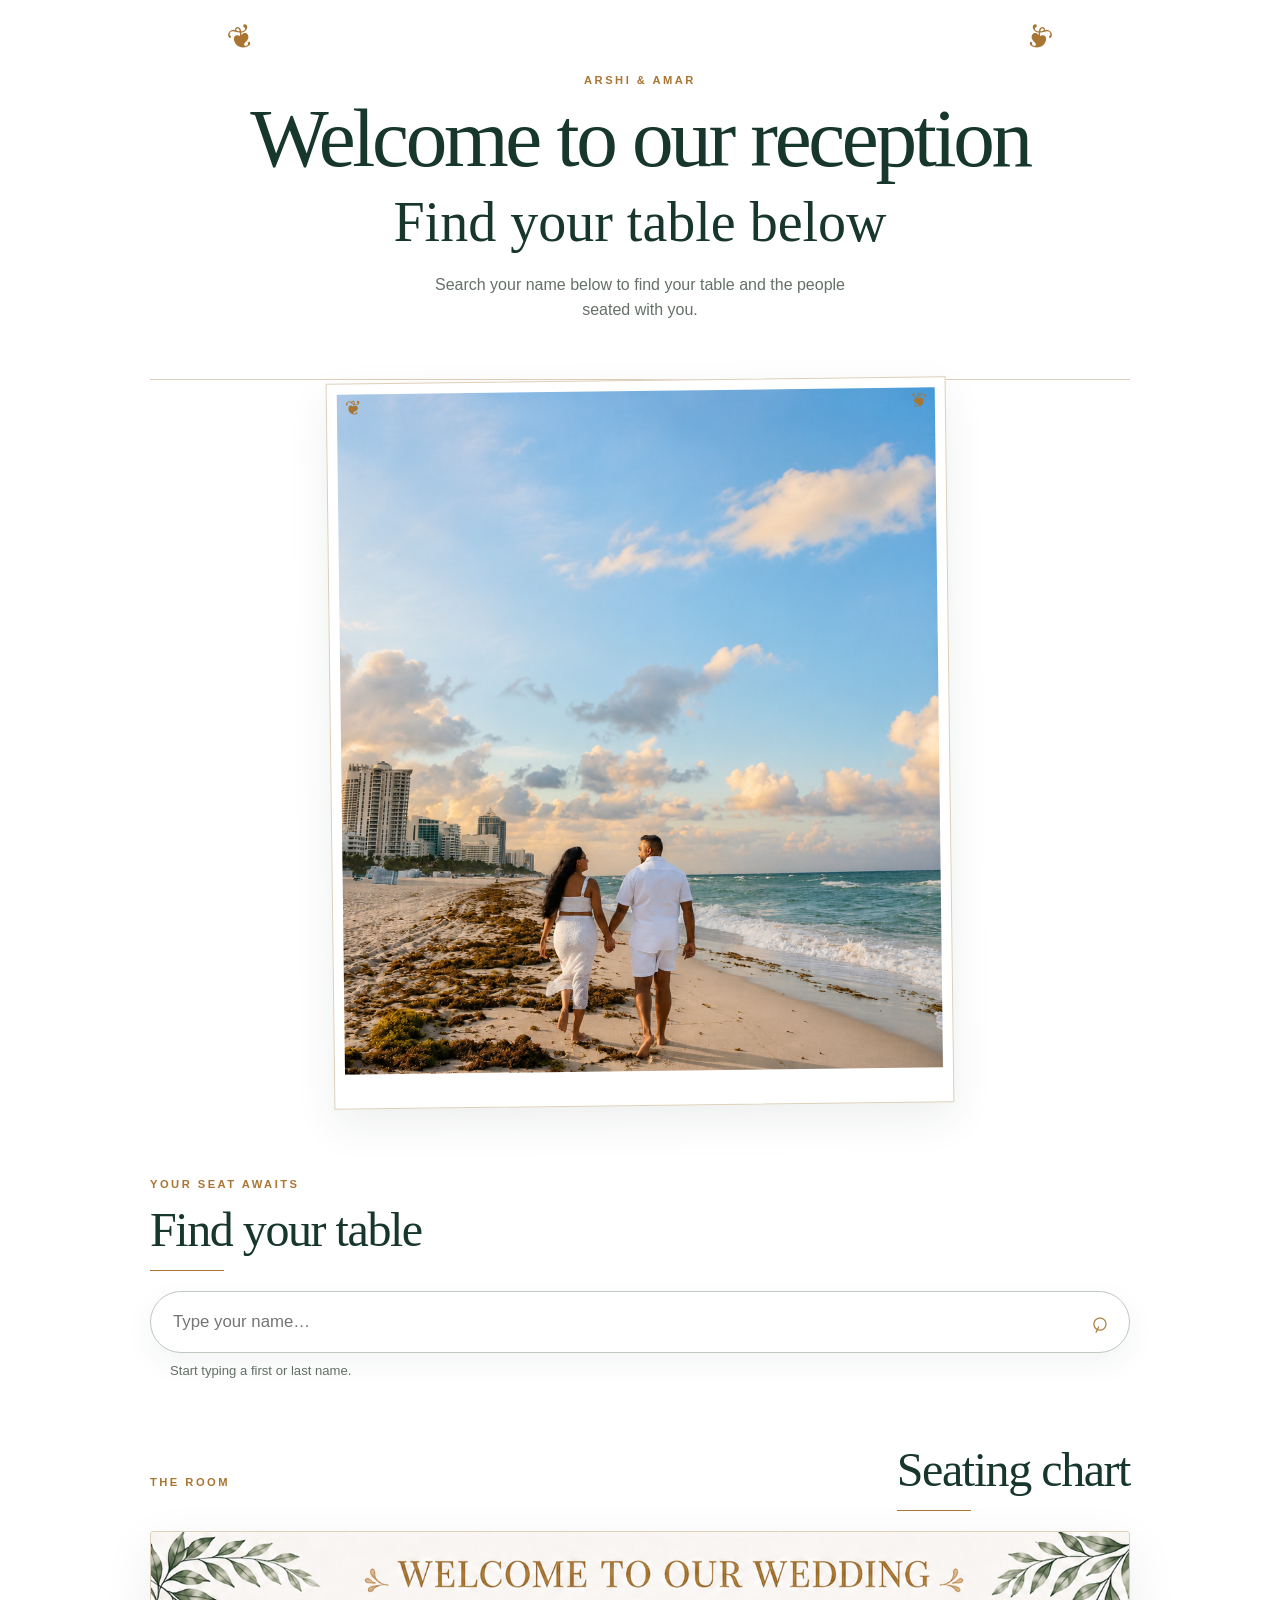
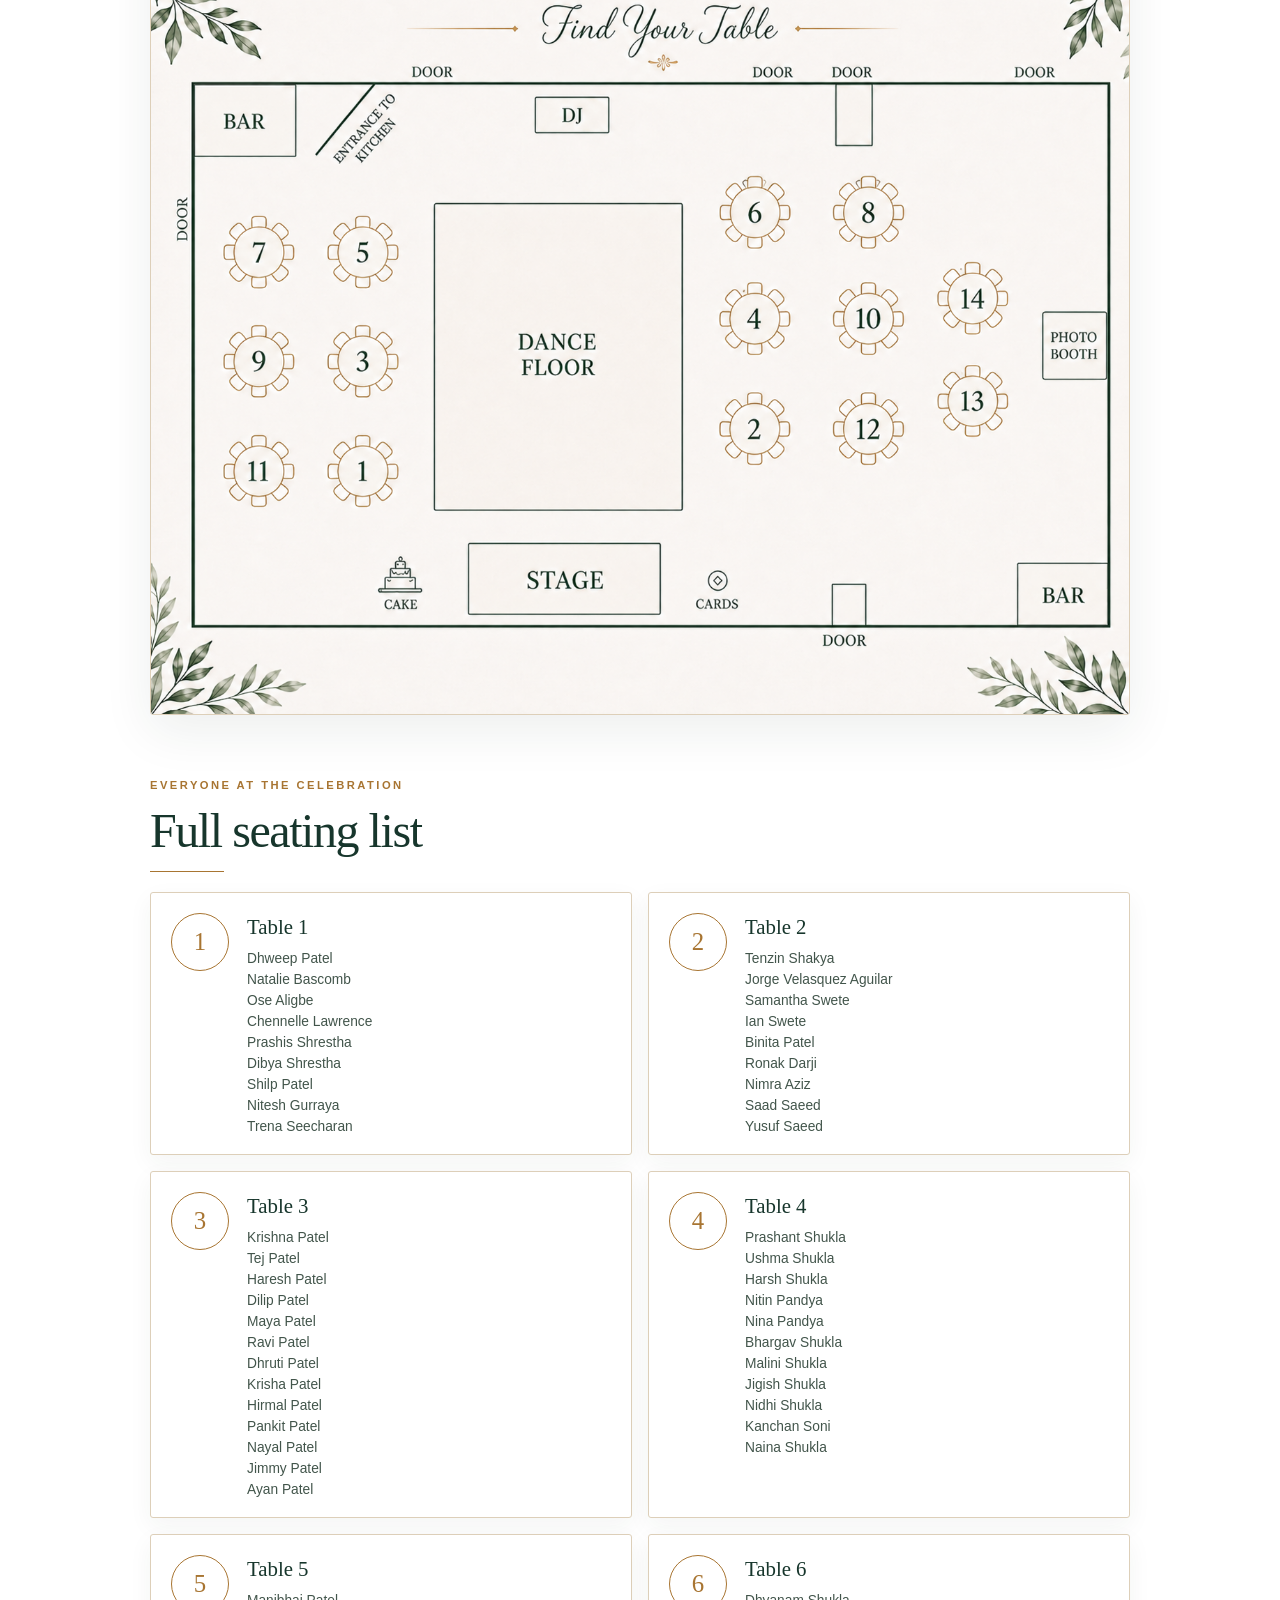
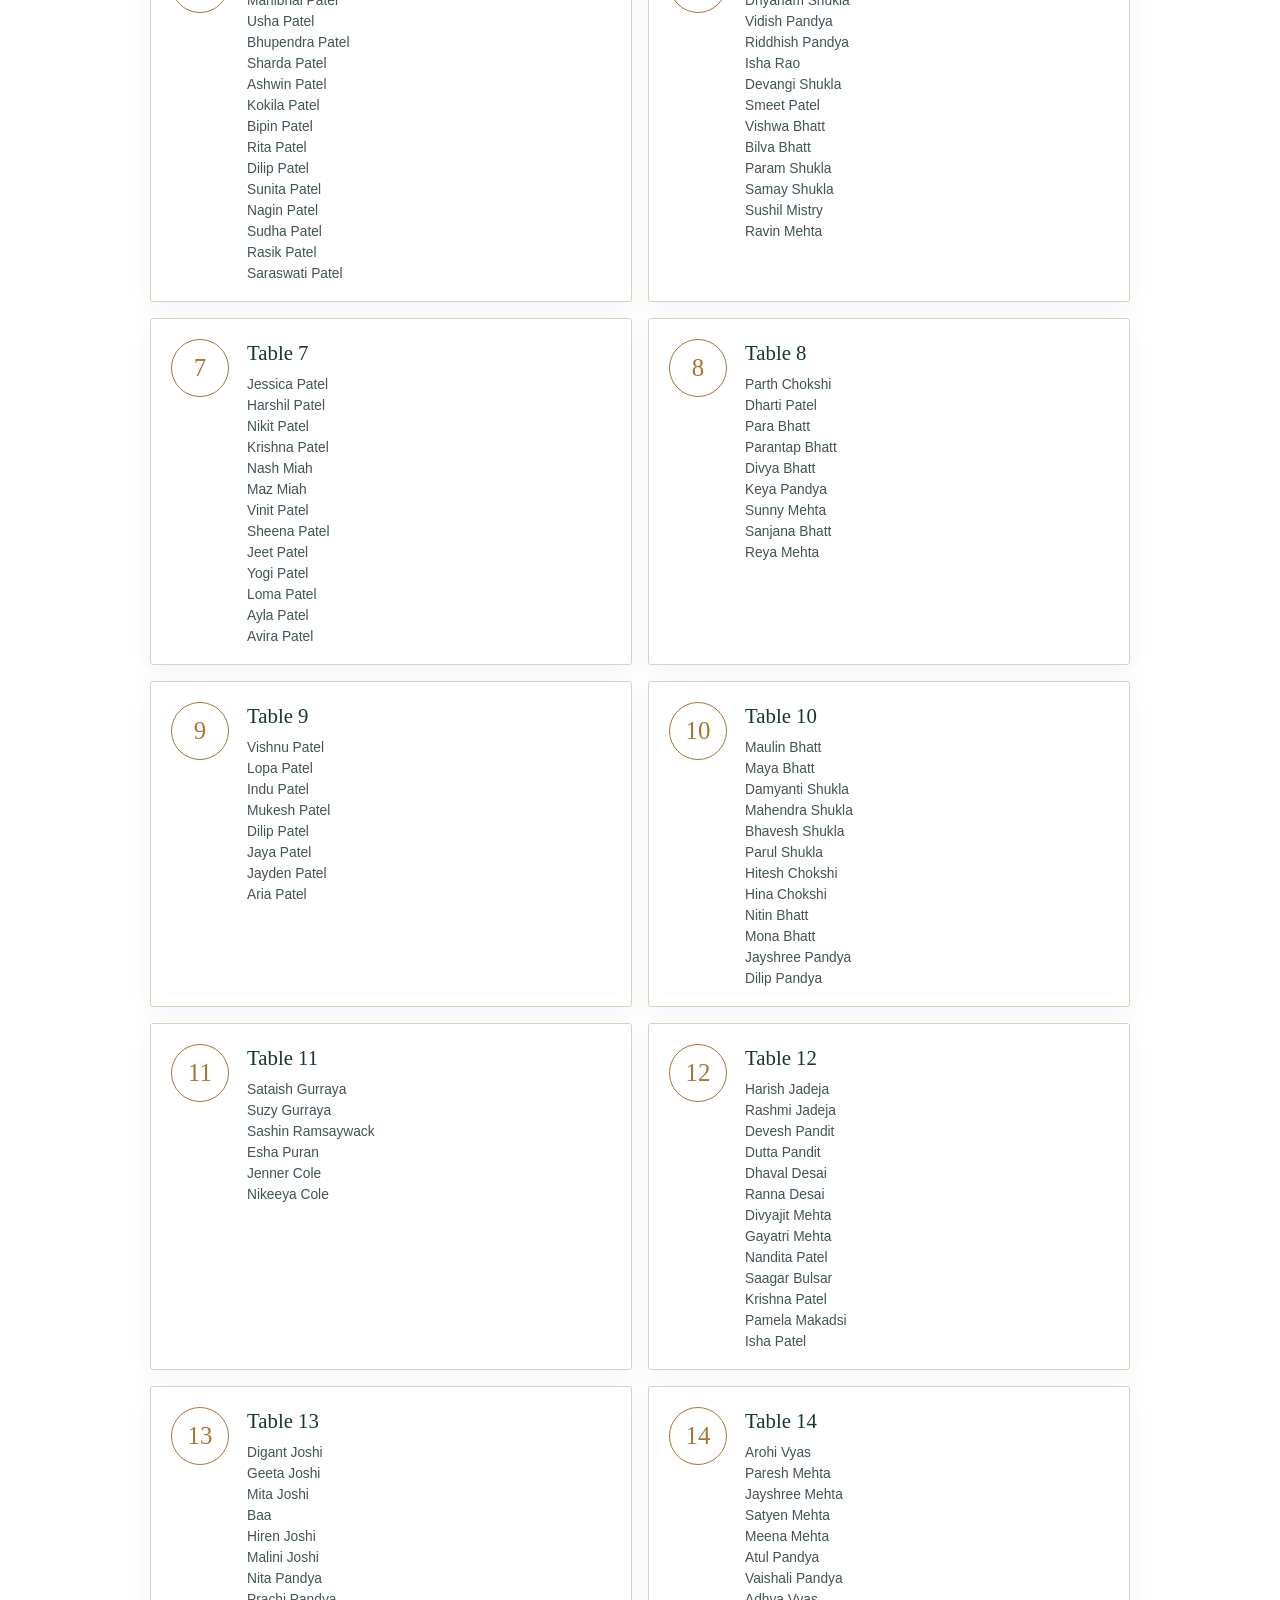
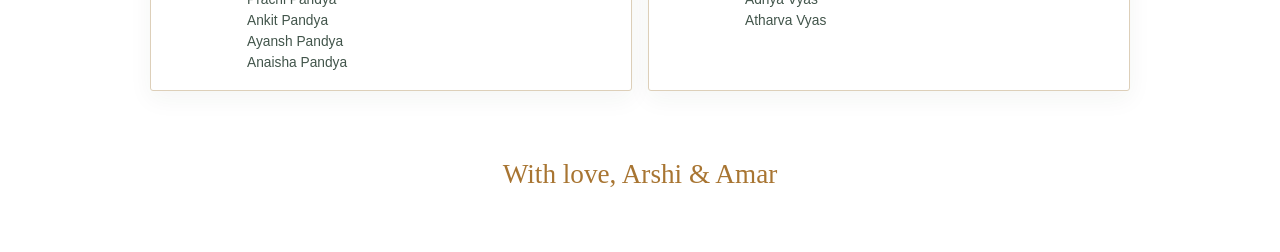
<file: index.html>
<!doctype html>
<html lang="en">
<head>
  <meta charset="utf-8">
  <meta name="viewport" content="width=device-width, initial-scale=1">
  <meta name="theme-color" content="#f7f3ed">
  <title>Arshi & Amar | Reception Seating</title>
  <link rel="stylesheet" href="styles.css">
</head>
<body>
  <main class="site-shell">
    <header class="hero">
      <p class="eyebrow">Arshi & Amar</p>
      <h1>Welcome to our reception</h1>
      <p class="hero-script">Find your table below</p>
      <p class="intro">Search your name below to find your table and the people seated with you.</p>
    </header>

    <figure class="couple-photo">
      <img src="assets/couple-beach.png" alt="Arshi and Amar walking together along the beach" onerror="this.onerror=null;this.src='file:///Users/riddhishpandya/Downloads/DE8E108D-3BC6-4E9C-B726-E6F85792376E.PNG'">
    </figure>

    <section class="lookup-section" aria-labelledby="lookup-title">
      <div class="section-heading">
        <p class="eyebrow">Your seat awaits</p>
        <h2 id="lookup-title">Find your table</h2>
      </div>
      <label class="search-field">
        <span class="sr-only">Search guest name</span>
        <input id="guestSearch" type="search" autocomplete="off" placeholder="Type your name…" aria-describedby="searchHint">
        <span class="search-icon" aria-hidden="true">⌕</span>
      </label>
      <p id="searchHint" class="search-hint">Start typing a first or last name.</p>
      <div id="searchResults" class="search-results" aria-live="polite"></div>
    </section>

    <section class="chart-section" aria-labelledby="chart-title">
      <div class="section-heading compact-heading">
        <p class="eyebrow">The room</p>
        <h2 id="chart-title">Seating chart</h2>
      </div>
      <div class="chart-frame">
        <img src="assets/seating-chart.png" alt="Wedding seating chart showing tables 1 through 14 around the dance floor" onerror="this.onerror=null;this.src='file:///var/folders/nt/4s06ljsj2pv5qfm758r3g1q00000gn/T/codex-clipboard-419e7e22-127c-4f80-9d5a-61add24829f0.png'">
      </div>
    </section>

    <section class="list-section" aria-labelledby="list-title">
      <div class="section-heading">
        <p class="eyebrow">Everyone at the celebration</p>
        <h2 id="list-title">Full seating list</h2>
      </div>
      <div id="tableList" class="table-list"></div>
    </section>

    <footer class="footer">With love, Arshi & Amar</footer>
  </main>
  <script src="app.js"></script>
</body>
</html>
</file>
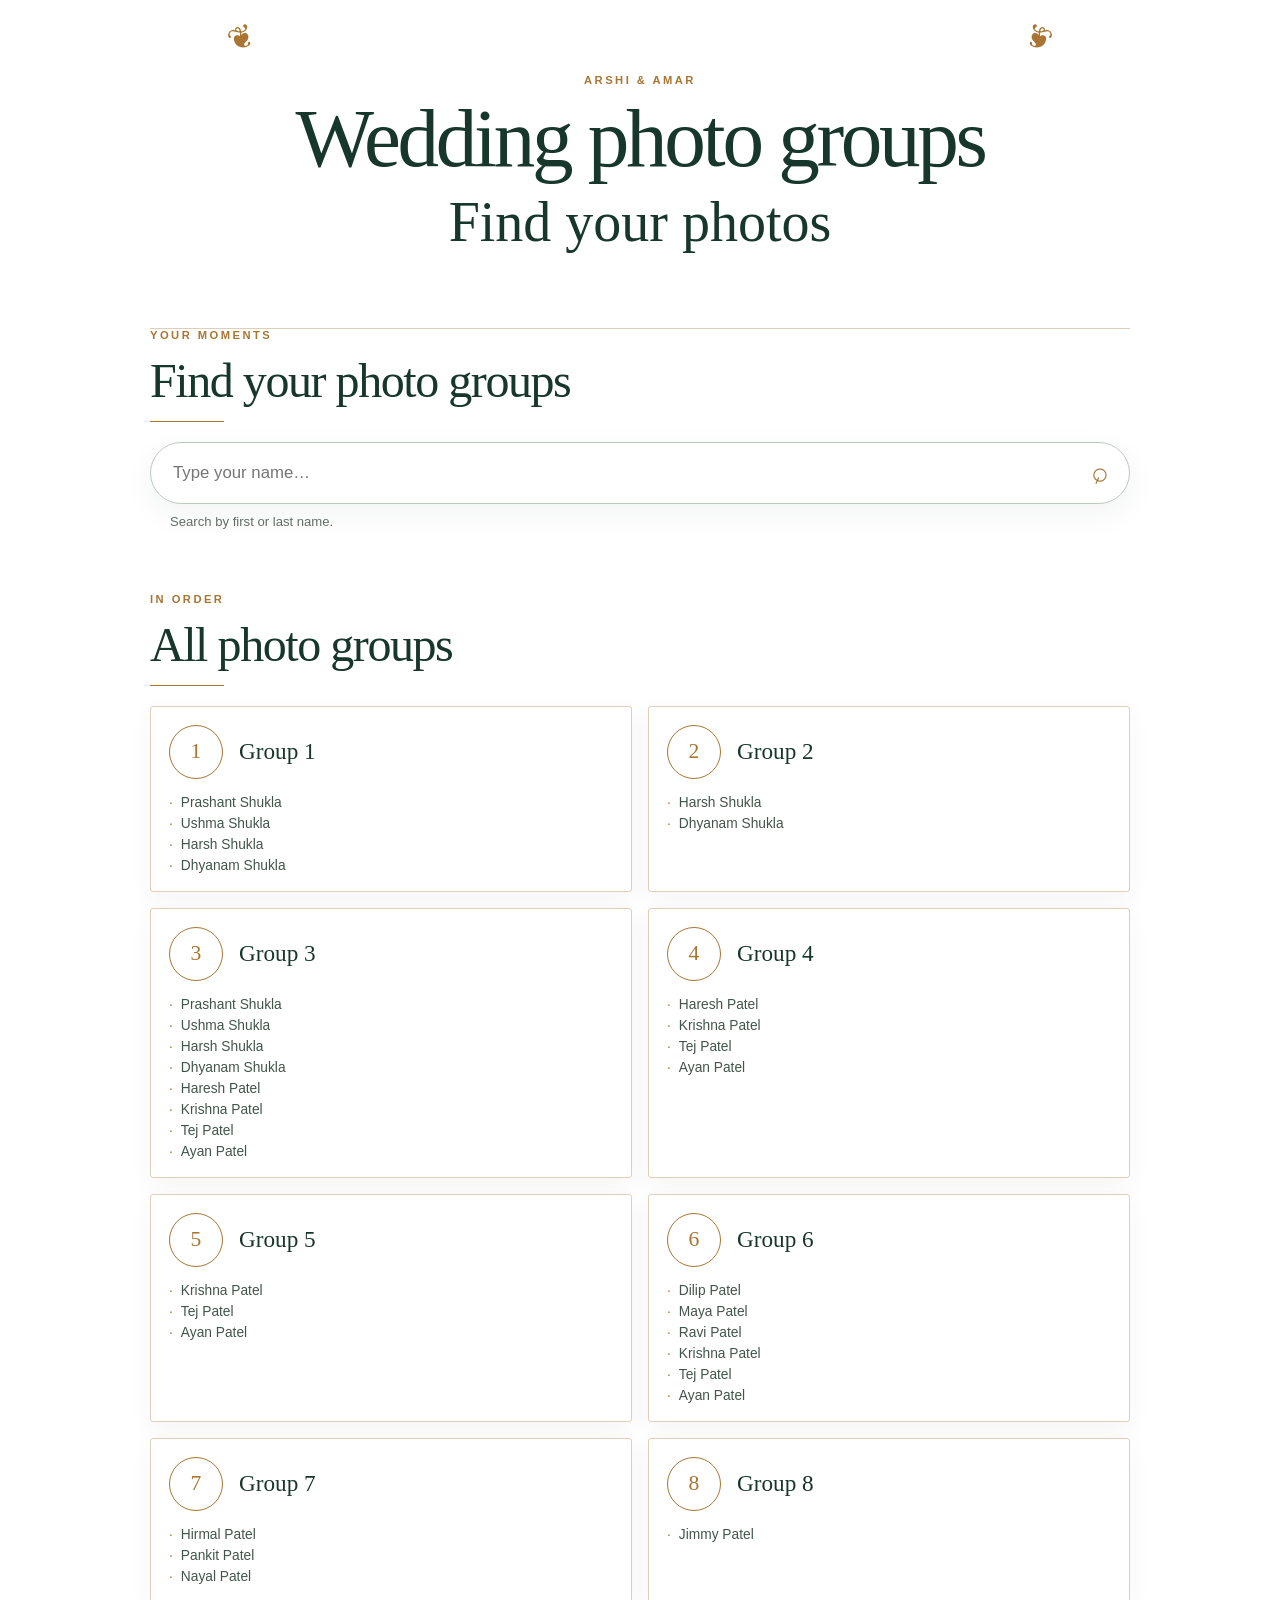
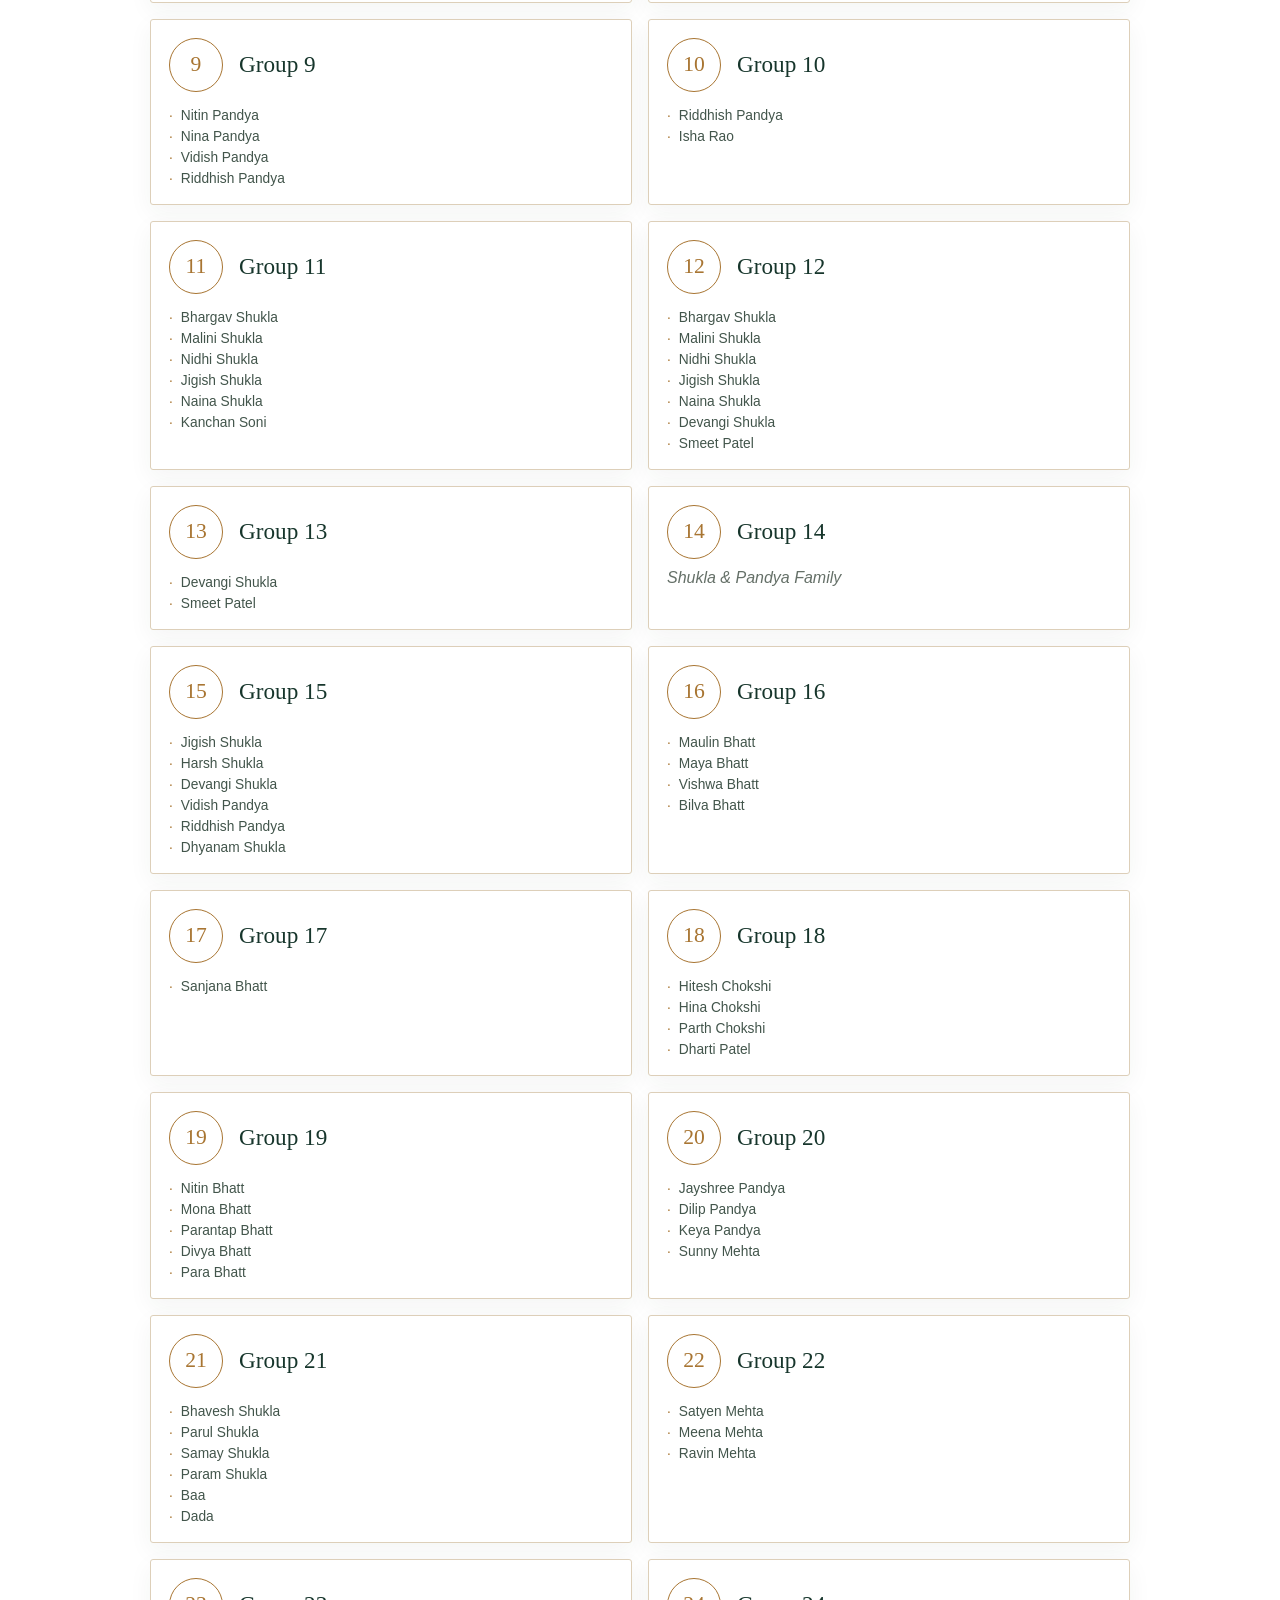
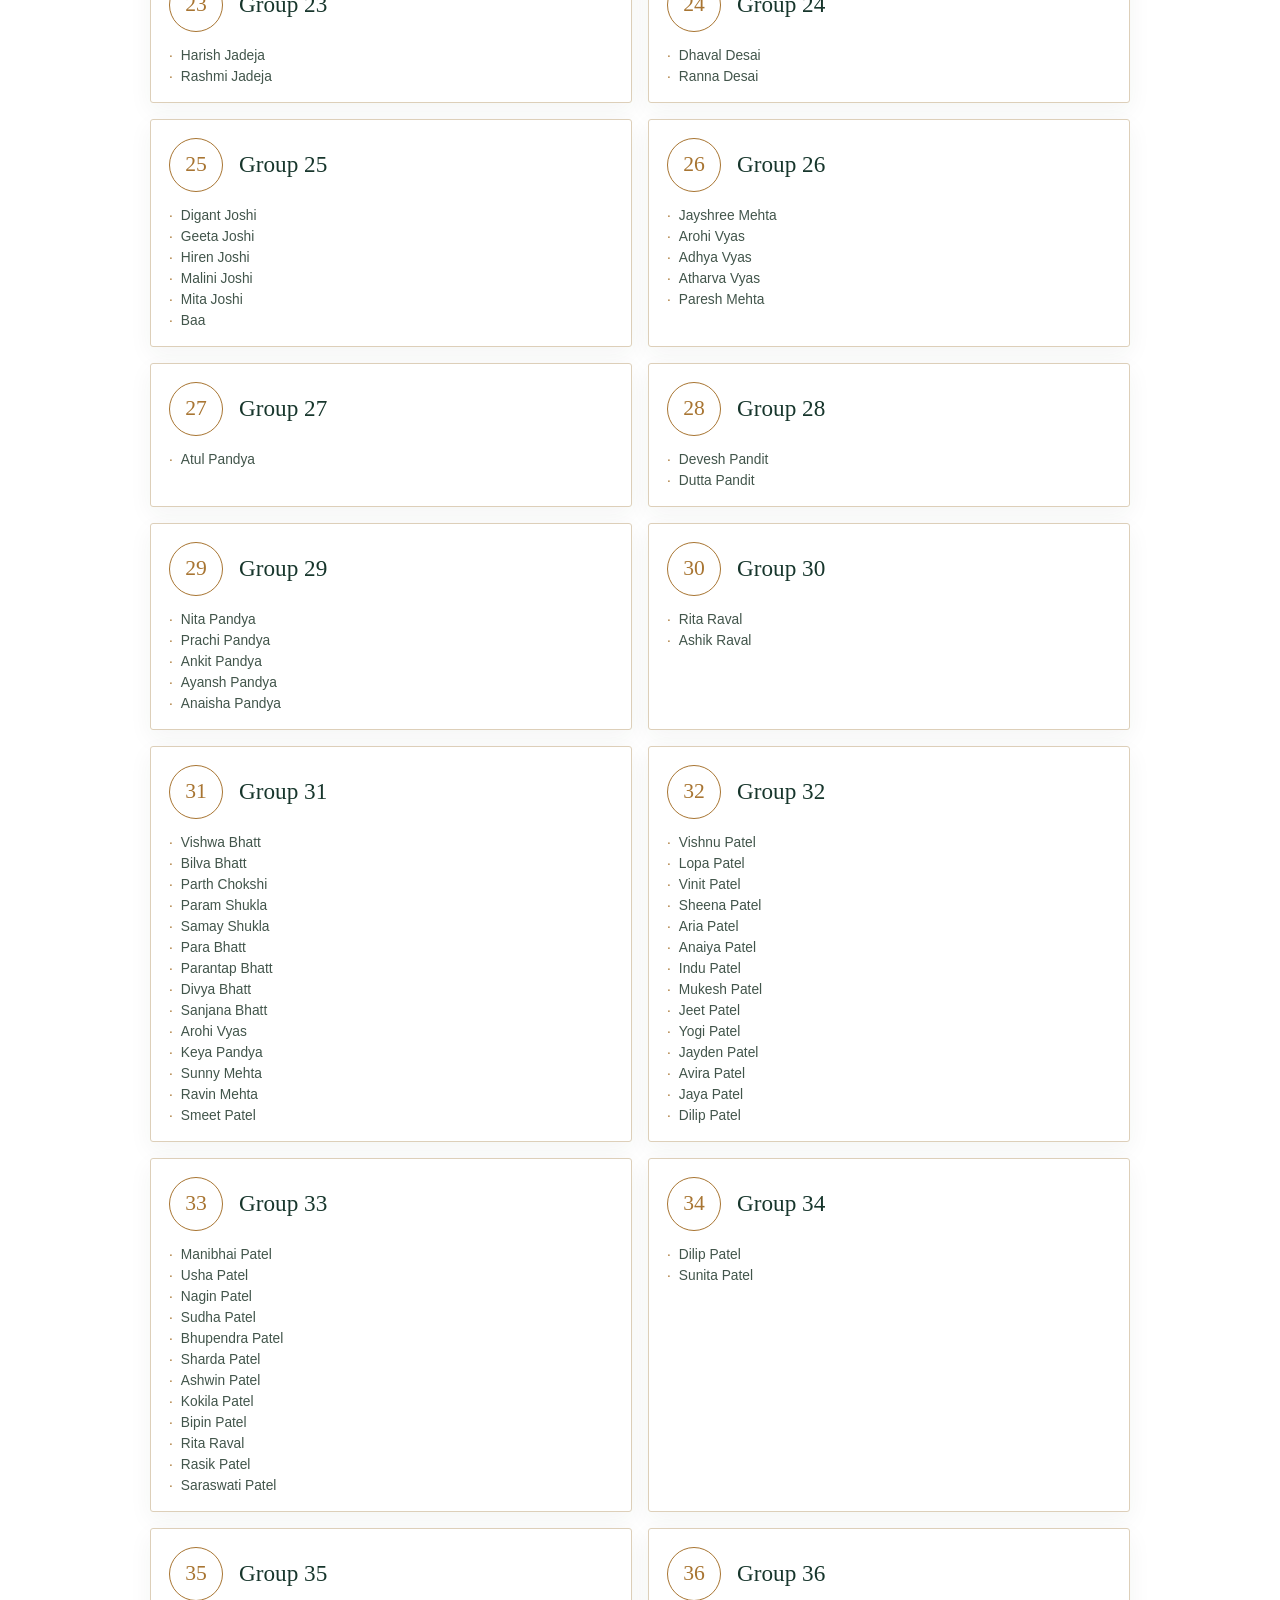
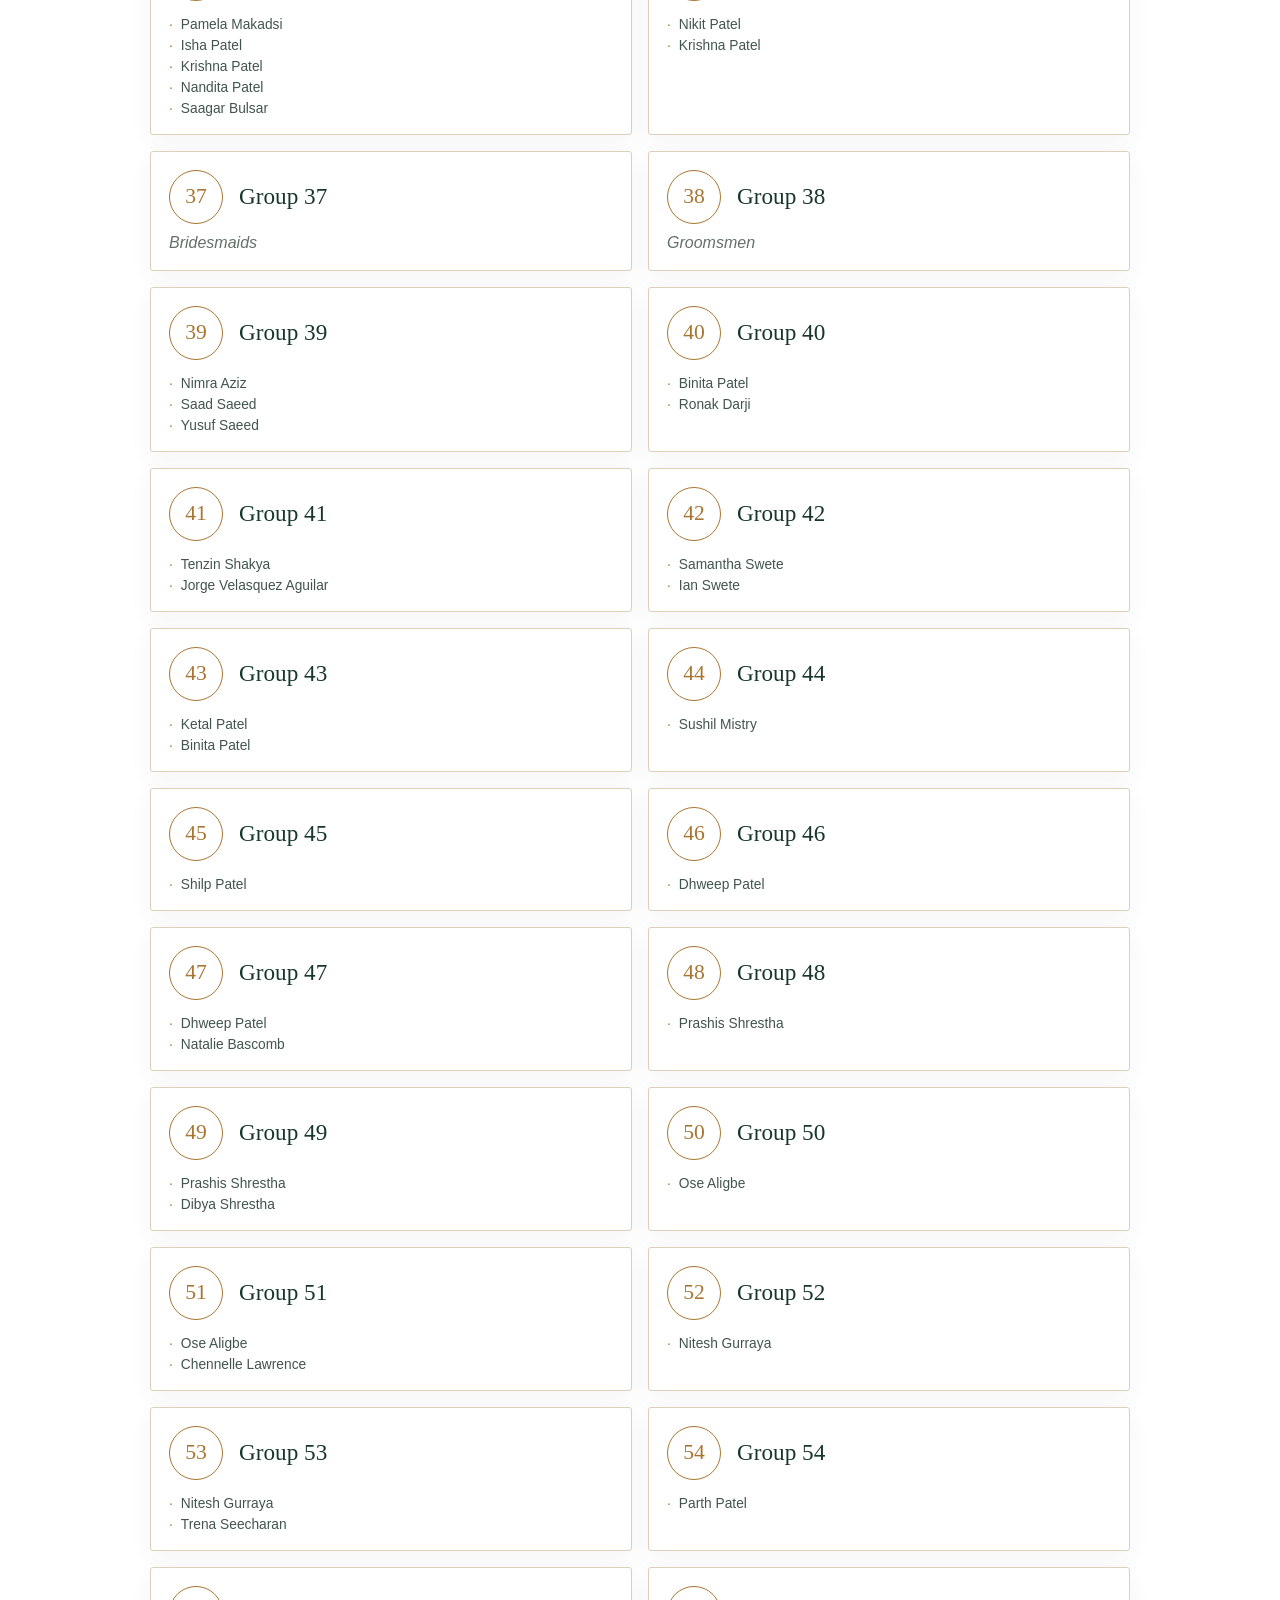
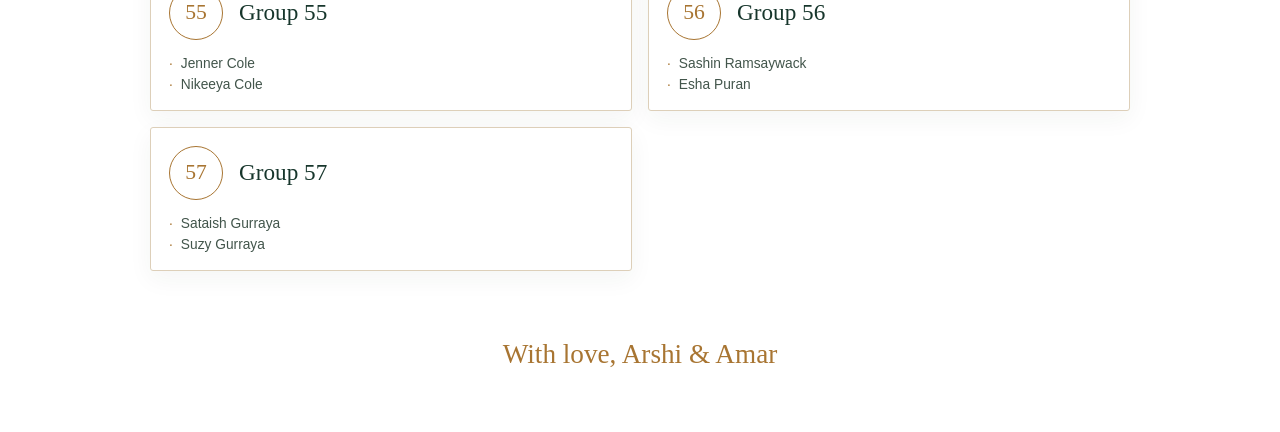
<file: photos/index.html>
<!doctype html>
<html lang="en">
<head>
  <meta charset="utf-8">
  <meta name="viewport" content="width=device-width, initial-scale=1">
  <meta name="robots" content="noindex, nofollow">
  <meta name="theme-color" content="#ffffff">
  <title>Arshi & Amar | Photo Groups</title>
  <link rel="stylesheet" href="styles.css?v=4">
</head>
<body>
  <main class="site-shell">
    <header class="hero">
      <p class="eyebrow">Arshi & Amar</p>
      <h1>Wedding photo groups</h1>
      <p class="hero-script">Find your photos</p>
    </header>

    <section class="lookup-section" aria-labelledby="lookup-title">
      <div class="section-heading">
        <p class="eyebrow">Your moments</p>
        <h2 id="lookup-title">Find your photo groups</h2>
      </div>
      <label class="search-field">
        <span class="sr-only">Search guest name</span>
        <input id="personSearch" type="search" autocomplete="off" placeholder="Type your name…" aria-describedby="searchHint">
        <span class="search-icon" aria-hidden="true">⌕</span>
      </label>
      <p id="searchHint" class="search-hint">Search by first or last name.</p>
      <div id="searchResults" class="search-results" aria-live="polite"></div>
    </section>

    <section class="list-section" aria-labelledby="list-title">
      <div class="section-heading">
        <p class="eyebrow">In order</p>
        <h2 id="list-title">All photo groups</h2>
      </div>
      <div id="groupList" class="group-list"></div>
    </section>

    <footer class="footer">With love, Arshi & Amar</footer>
  </main>
  <script src="app.js?v=6"></script>
</body>
</html>
</file>
<file: styles.css>
:root {
  --ink: #17362c;
  --muted: #657068;
  --gold: #a87532;
  --line: #ddcfb9;
  --paper: #ffffff;
  --card: #ffffff;
  --serif: Georgia, 'Times New Roman', serif;
  --script: 'Snell Roundhand', 'Segoe Script', cursive;
}

* { box-sizing: border-box; }
html { scroll-behavior: smooth; }
body { margin: 0; background: var(--paper); color: var(--ink); font-family: -apple-system, BlinkMacSystemFont, 'Segoe UI', sans-serif; }
.site-shell { width: min(100% - 32px, 980px); margin: 0 auto; }
.hero { position: relative; padding: 74px 20px 56px; border-bottom: 1px solid var(--line); text-align: center; }
.hero::before, .hero::after { position: absolute; top: 22px; color: var(--gold); font-family: var(--serif); font-size: 2rem; line-height: 1; }
.hero::before { left: 8%; content: '❦'; transform: rotate(-22deg); }
.hero::after { right: 8%; content: '❦'; transform: scaleX(-1) rotate(-22deg); }
.eyebrow { margin: 0 0 12px; color: var(--gold); font-size: .7rem; font-weight: 700; letter-spacing: .22em; text-transform: uppercase; }
h1, h2, h3, p { margin-top: 0; }
h1 { margin-bottom: 10px; font-family: var(--serif); font-size: clamp(2.6rem, 8vw, 5.2rem); font-weight: 400; letter-spacing: -.04em; line-height: .98; }
.hero-script { margin-bottom: 18px; font-family: var(--script); font-size: clamp(2rem, 6vw, 3.5rem); color: var(--ink); }
.intro { max-width: 440px; margin: 0 auto; color: var(--muted); line-height: 1.6; }
section { margin-bottom: 64px; }
.couple-photo { position: relative; max-width: 620px; margin: 0 auto 72px; padding: 10px 10px 34px; border: 1px solid var(--line); background: #fff; box-shadow: 0 16px 42px rgba(31, 54, 43, .08); transform: rotate(-.7deg); }
.couple-photo::before, .couple-photo::after { position: absolute; top: 11px; color: var(--gold); font-family: var(--serif); font-size: 1.25rem; }
.couple-photo::before { left: 18px; content: '❦'; }
.couple-photo::after { right: 18px; content: '❦'; transform: scaleX(-1); }
.couple-photo img { display: block; width: 100%; max-height: 680px; object-fit: cover; object-position: center 58%; }
.section-heading { margin-bottom: 20px; }
.section-heading h2 { margin-bottom: 0; font-family: var(--serif); font-size: clamp(2rem, 5vw, 3rem); font-weight: 400; letter-spacing: -.03em; }
.section-heading h2::after { display: block; width: 74px; margin-top: 13px; border-bottom: 1px solid var(--gold); content: ''; }
.compact-heading { display: flex; align-items: baseline; justify-content: space-between; gap: 20px; }
.compact-heading .eyebrow { margin-bottom: 0; }
.search-field { position: relative; display: block; }
.search-field input { width: 100%; padding: 20px 56px 20px 22px; border: 1px solid #bfc9bf; border-radius: 999px; outline: 0; background: #fff; color: var(--ink); font: inherit; font-size: 1.05rem; box-shadow: 0 10px 30px rgba(31, 54, 43, .06); }
.search-field input:focus { border-color: var(--gold); box-shadow: 0 0 0 4px rgba(183, 131, 62, .13); }
.search-icon { position: absolute; top: 50%; right: 23px; color: var(--gold); font-size: 1.8rem; transform: translateY(-54%) rotate(-20deg); }
.search-hint { margin: 10px 20px 0; color: var(--muted); font-size: .82rem; }
.search-results { margin-top: 18px; }
.result-card, .table-card { border: 1px solid var(--line); border-radius: 3px; background: var(--card); box-shadow: 0 8px 25px rgba(31, 54, 43, .05); }
.result-card { padding: 22px; }
.result-card + .result-card { margin-top: 12px; }
.result-top { display: flex; align-items: center; justify-content: space-between; gap: 18px; }
.result-name { font-family: var(--serif); font-size: 1.5rem; }
.table-badge { flex: 0 0 auto; padding: 8px 12px; border: 1px solid var(--gold); border-radius: 2px; background: #fff; color: var(--ink); font-size: .76rem; font-weight: 700; letter-spacing: .08em; text-transform: uppercase; }
.result-label { margin: 18px 0 8px; color: var(--gold); font-size: .72rem; font-weight: 700; letter-spacing: .16em; text-transform: uppercase; }
.result-guests, .table-card ul { display: grid; grid-template-columns: repeat(2, minmax(0, 1fr)); gap: 8px 20px; margin: 0; padding: 0; list-style: none; color: #42554b; font-size: .92rem; }
.result-guests li.match { color: var(--ink); font-weight: 700; }
.empty-result { padding: 18px 20px; border-left: 3px solid var(--gold); color: var(--muted); background: #fff; }
.chart-frame { overflow: hidden; border: 1px solid var(--line); border-radius: 3px; background: #fff; box-shadow: 0 16px 50px rgba(31, 54, 43, .08); }
.chart-frame img { display: block; width: 100%; height: auto; }
.table-list { display: grid; grid-template-columns: repeat(2, minmax(0, 1fr)); gap: 16px; }
.table-card { display: grid; grid-template-columns: 58px 1fr; gap: 18px; padding: 20px; }
.table-number { display: grid; place-items: center; width: 58px; height: 58px; border: 1px solid var(--gold); border-radius: 50%; color: var(--gold); font-family: var(--serif); font-size: 1.55rem; }
.table-card h3 { margin: 2px 0 12px; font-family: var(--serif); font-size: 1.3rem; font-weight: 400; }
.table-card ul { grid-template-columns: 1fr; gap: 6px; font-size: .86rem; }
.footer { padding: 4px 0 62px; color: var(--gold); font-family: var(--script); font-size: 1.7rem; text-align: center; }
.sr-only { position: absolute; width: 1px; height: 1px; overflow: hidden; clip: rect(0, 0, 0, 0); white-space: nowrap; }

@media (max-width: 640px) {
  .site-shell { width: min(100% - 24px, 500px); }
  .hero { padding: 54px 10px 40px; }
  section { margin-bottom: 48px; }
  .couple-photo { margin-bottom: 54px; padding: 7px 7px 29px; }
  .couple-photo img { max-height: 480px; }
  .compact-heading { display: block; }
  .compact-heading .eyebrow { margin-bottom: 10px; }
  .result-top { align-items: flex-start; flex-direction: column; gap: 10px; }
  .result-guests { grid-template-columns: 1fr; }
  .table-list { grid-template-columns: 1fr; gap: 12px; }
  .table-card { grid-template-columns: 50px 1fr; gap: 14px; padding: 16px; }
  .table-number { width: 50px; height: 50px; font-size: 1.3rem; }
}
</file>
<file: photos/styles.css>
:root {
  --ink: #17362c;
  --muted: #657068;
  --gold: #a87532;
  --line: #ddcfb9;
  --paper: #ffffff;
  --card: #ffffff;
  --serif: Georgia, 'Times New Roman', serif;
  --script: 'Snell Roundhand', 'Segoe Script', cursive;
}

* { box-sizing: border-box; }
body { margin: 0; background: var(--paper); color: var(--ink); font-family: -apple-system, BlinkMacSystemFont, 'Segoe UI', sans-serif; }
.site-shell { width: min(100% - 32px, 980px); margin: 0 auto; }
.hero { position: relative; padding: 74px 20px 56px; border-bottom: 1px solid var(--line); text-align: center; }
.hero::before, .hero::after { position: absolute; top: 22px; color: var(--gold); font-family: var(--serif); font-size: 2rem; line-height: 1; }
.hero::before { left: 8%; content: '❦'; transform: rotate(-22deg); }
.hero::after { right: 8%; content: '❦'; transform: scaleX(-1) rotate(-22deg); }
.eyebrow { margin: 0 0 12px; color: var(--gold); font-size: .7rem; font-weight: 700; letter-spacing: .22em; text-transform: uppercase; }
h1, h2, h3, p { margin-top: 0; }
h1 { margin-bottom: 10px; font-family: var(--serif); font-size: clamp(2.6rem, 8vw, 5.2rem); font-weight: 400; letter-spacing: -.04em; line-height: .98; }
.hero-script { margin-bottom: 18px; font-family: var(--script); font-size: clamp(2rem, 6vw, 3.5rem); color: var(--ink); }
.intro { max-width: 520px; margin: 0 auto; color: var(--muted); line-height: 1.6; }
section { margin-bottom: 64px; }
.section-heading { margin-bottom: 20px; }
.section-heading h2 { margin-bottom: 0; font-family: var(--serif); font-size: clamp(2rem, 5vw, 3rem); font-weight: 400; letter-spacing: -.03em; }
.section-heading h2::after { display: block; width: 74px; margin-top: 13px; border-bottom: 1px solid var(--gold); content: ''; }
.result-card, .group-card { border: 1px solid var(--line); border-radius: 3px; background: var(--card); box-shadow: 0 8px 25px rgba(31, 54, 43, .05); }
.group-card-heading, .result-top { display: flex; align-items: center; gap: 16px; }
.group-number { display: grid; flex: 0 0 auto; place-items: center; width: 54px; height: 54px; border: 1px solid var(--gold); border-radius: 50%; color: var(--gold); font-family: var(--serif); font-size: 1.35rem; }
.group-kicker, .result-kicker { margin-bottom: 4px; color: var(--gold); font-size: .68rem; font-weight: 700; letter-spacing: .15em; text-transform: uppercase; }
.result-card h3, .group-card h3 { margin-bottom: 0; font-family: var(--serif); font-size: 1.45rem; font-weight: 400; }
.group-note { margin: 10px 0 0; color: var(--muted); font-style: italic; }
.people-list { display: grid; grid-template-columns: repeat(2, minmax(0, 1fr)); gap: 8px 22px; margin: 18px 0 0; padding: 0; list-style: none; color: #42554b; font-size: .92rem; }
.people-list li::before { margin-right: 8px; color: var(--gold); content: '·'; }
.people-list li.match { color: var(--ink); font-weight: 700; }
.search-field { position: relative; display: block; }
.search-field input { width: 100%; padding: 20px 56px 20px 22px; border: 1px solid #bfc9bf; border-radius: 999px; outline: 0; background: #fff; color: var(--ink); font: inherit; font-size: 1.05rem; box-shadow: 0 10px 30px rgba(31, 54, 43, .06); }
.search-field input:focus { border-color: var(--gold); box-shadow: 0 0 0 4px rgba(168, 117, 50, .13); }
.search-icon { position: absolute; top: 50%; right: 23px; color: var(--gold); font-size: 1.8rem; transform: translateY(-54%) rotate(-20deg); }
.search-hint { margin: 10px 20px 0; color: var(--muted); font-size: .82rem; }
.search-results { margin-top: 18px; }
.result-count { margin-bottom: 12px; color: var(--gold); font-size: .75rem; font-weight: 700; letter-spacing: .15em; text-transform: uppercase; }
.result-card { padding: 20px; }
.result-card + .result-card { margin-top: 12px; }
.result-top { justify-content: space-between; }
.table-badge { flex: 0 0 auto; padding: 8px 12px; border: 1px solid var(--gold); border-radius: 2px; background: #fff; color: var(--ink); font-size: .72rem; font-weight: 700; letter-spacing: .08em; text-transform: uppercase; }
.empty-result { padding: 18px 20px; border-left: 3px solid var(--gold); color: var(--muted); background: #fff; }
.group-list { display: grid; grid-template-columns: repeat(2, minmax(0, 1fr)); gap: 16px; }
.group-card { padding: 18px; transition: border-color .2s ease, box-shadow .2s ease; }
.group-card .people-list { margin-top: 16px; grid-template-columns: 1fr; gap: 6px; font-size: .86rem; }
.footer { padding: 4px 0 62px; color: var(--gold); font-family: var(--script); font-size: 1.7rem; text-align: center; }
.sr-only { position: absolute; width: 1px; height: 1px; overflow: hidden; clip: rect(0, 0, 0, 0); white-space: nowrap; }

@media (max-width: 640px) {
  .site-shell { width: min(100% - 24px, 500px); }
  .hero { padding: 54px 10px 40px; }
  section { margin-bottom: 48px; }
  .result-top { align-items: flex-start; flex-direction: column; }
  .result-top { gap: 10px; }
  .people-list { grid-template-columns: 1fr; }
  .group-list { grid-template-columns: 1fr; gap: 12px; }
}
</file>
